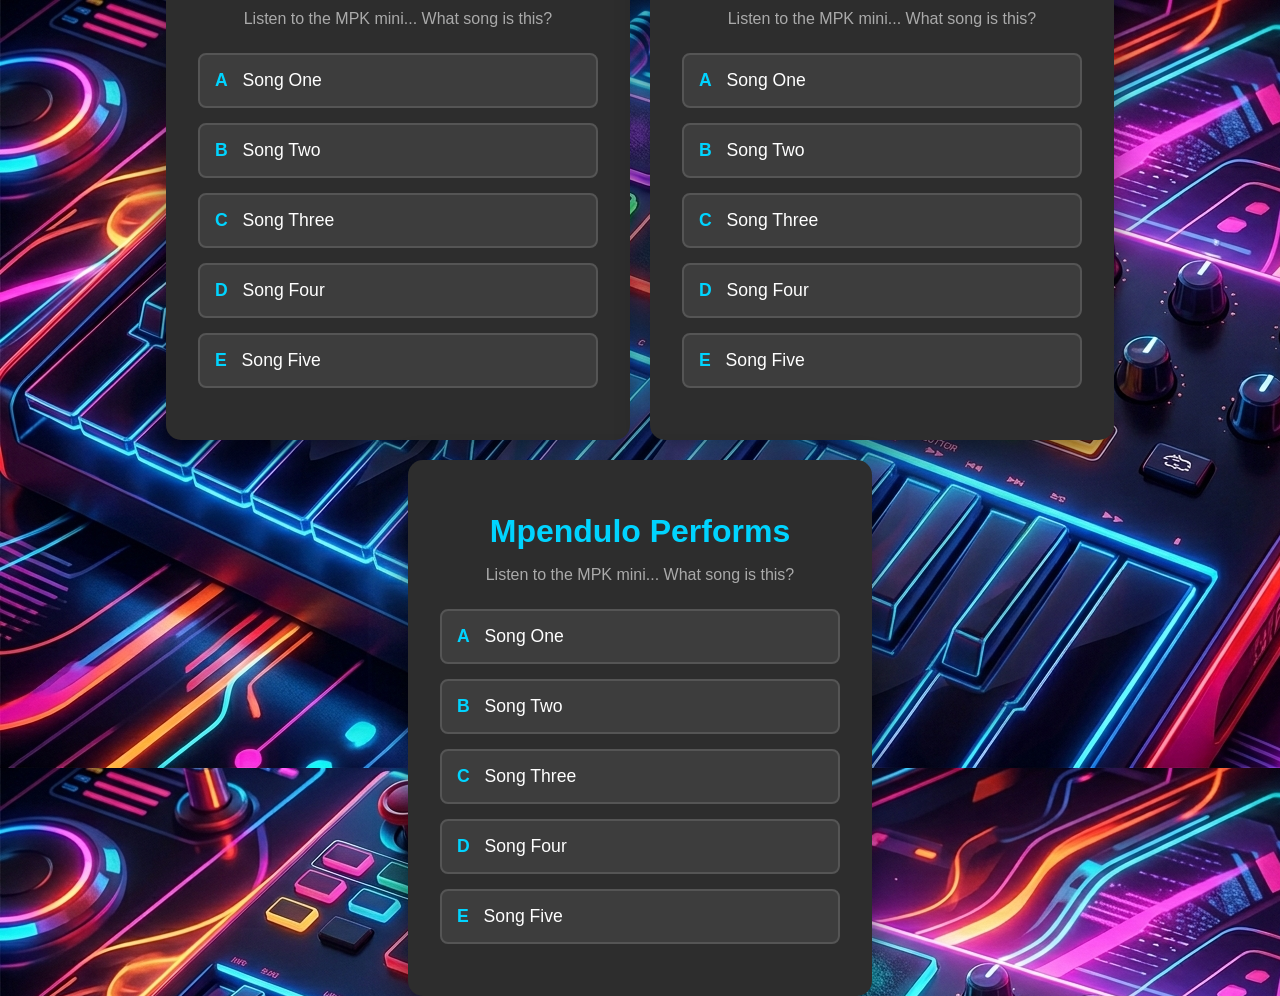
<file: index.html>
<!DOCTYPE html>
<html lang="en">
<head>
    <meta charset="UTF-8">
    <meta name="viewport" content="width=device-width, initial-scale=1.0">
    <title>Mpendulo Performs</title>
    <link rel="stylesheet" href="style.css">
</head>
<body>
   
   <div class="multipleCOntainers">
    <div class="container">
        <h1>Mpendulo Performs</h1>
        <p class="subtitle">Listen to the MPK mini... What song is this?</p>
        
        <div id="quiz-container">
            <div class="options-grid">
                <button class="option-btn" onclick="checkAnswer('A')"><span>A</span> Song One</button>
                <button class="option-btn" onclick="checkAnswer('B')"><span>B</span> Song Two</button>
                <button class="option-btn" onclick="checkAnswer('C')"><span>C</span> Song Three</button>
                <button class="option-btn" onclick="checkAnswer('D')"><span>D</span> Song Four</button>
                <button class="option-btn" onclick="checkAnswer('E')"><span>E</span> Song Five</button>
            </div>
            <p id="feedback"></p>
        </div>

        
    </div>

      <div class="container">
        <h1>Mpendulo Performs</h1>
        <p class="subtitle">Listen to the MPK mini... What song is this?</p>
        
        <div id="quiz-container">
            <div class="options-grid">
                <button class="option-btn" onclick="checkAnswer('A')"><span>A</span> Song One</button>
                <button class="option-btn" onclick="checkAnswer('B')"><span>B</span> Song Two</button>
                <button class="option-btn" onclick="checkAnswer('C')"><span>C</span> Song Three</button>
                <button class="option-btn" onclick="checkAnswer('D')"><span>D</span> Song Four</button>
                <button class="option-btn" onclick="checkAnswer('E')"><span>E</span> Song Five</button>
            </div>
            <p id="feedback"></p>
        </div>

        
    </div>

      <div class="container">
        <h1>Mpendulo Performs</h1>
        <p class="subtitle">Listen to the MPK mini... What song is this?</p>
        
        <div id="quiz-container">
            <div class="options-grid">
                <button class="option-btn" onclick="checkAnswer('A')"><span>A</span> Song One</button>
                <button class="option-btn" onclick="checkAnswer('B')"><span>B</span> Song Two</button>
                <button class="option-btn" onclick="checkAnswer('C')"><span>C</span> Song Three</button>
                <button class="option-btn" onclick="checkAnswer('D')"><span>D</span> Song Four</button>
                <button class="option-btn" onclick="checkAnswer('E')"><span>E</span> Song Five</button>
            </div>
            <p id="feedback"></p>
        </div>

        
    </div>


   </div>
    

    <script src="script.js"></script>
</body>
</html>
</file>
<file: style.css>
body {
    font-family: 'Segoe UI', Tahoma, Geneva, Verdana, sans-serif;
    background-color: #1a1a1a;
    color: white;
    display: flex;
    justify-content: center;
    align-items: center;
    height: 100vh;
    margin: 0;
    background: url(Images/MPK\ Mini.png);
}

#cartoon-man {
    position: absolute;
    top: 10%;
    left: 10%;
    width: 200px;
    height: auto;
    z-index: -1;
    opacity: 0.7;
}

.multipleCOntainers {
    display: flex;
    gap: 20px;
    justify-content: center;
    flex-wrap: wrap;
}

.container {
    text-align: center;
    background: #2d2d2d;
    padding: 2rem;
    border-radius: 15px;
    box-shadow: 0 10px 30px rgba(0,0,0,0.5);
    width: 90%;
    max-width: 400px;
}

h1 { color: #00d4ff; margin-bottom: 5px; }
.subtitle { color: #aaa; margin-bottom: 25px; }

.options-grid {
    display: grid;
    gap: 15px;
}

.option-btn {
    background: #3d3d3d;
    border: 2px solid #555;
    color: white;
    padding: 15px;
    font-size: 1.1rem;
    border-radius: 8px;
    cursor: pointer;
    text-align: left;
    transition: 0.3s;
}

.option-btn span {
    font-weight: bold;
    color: #00d4ff;
    margin-right: 10px;
}

.option-btn:hover {
    background: #4d4d4d;
    border-color: #00d4ff;
}

#feedback {
    margin-top: 20px;
    font-weight: bold;
    font-size: 1.2rem;
}
</file>
